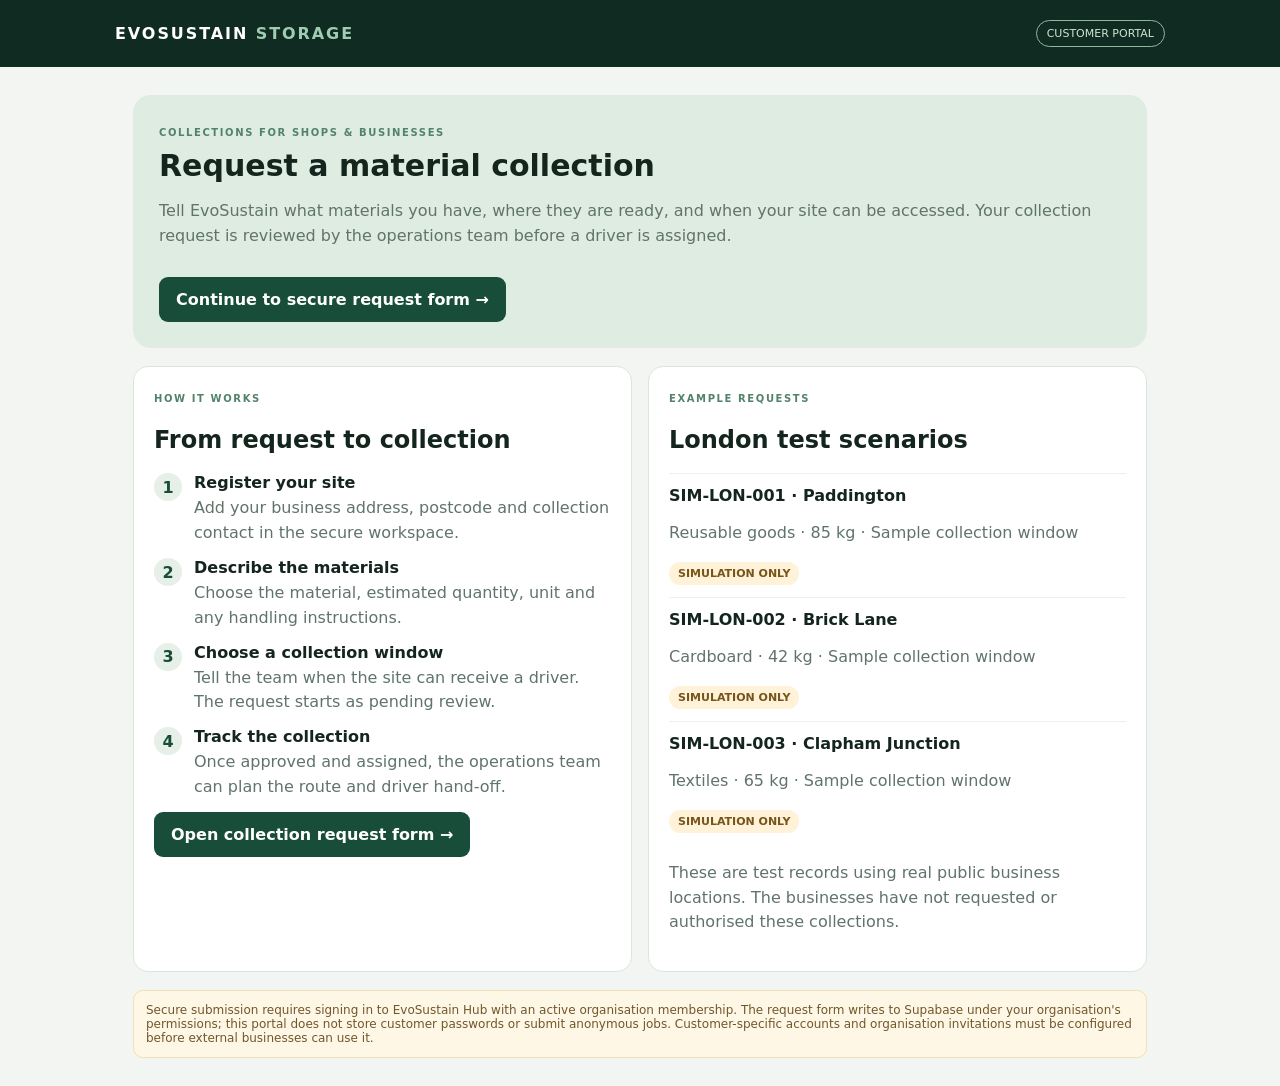
<file: storage/index.html>
<!doctype html>
<html lang="en"><head><meta charset="utf-8"><meta name="viewport" content="width=device-width,initial-scale=1"><meta name="theme-color" content="#102b22"><title>EvoSustain Storage · Collection requests</title>
<style>
:root{font-family:Inter,system-ui,sans-serif;color:#14251e;background:#f2f5f1}*{box-sizing:border-box}body{margin:0}.top{background:#102b22;color:white;padding:20px max(20px,calc((100% - 1050px)/2));display:flex;justify-content:space-between;align-items:center}.brand{font-weight:800;letter-spacing:.12em}.tag{font-size:11px;border:1px solid #8eb9a1;border-radius:30px;padding:6px 10px;color:#cce5d5}main{max-width:1050px;margin:28px auto;padding:0 18px}.hero{background:#dfece2;border-radius:18px;padding:26px}.eyebrow{font-size:10px;letter-spacing:.16em;color:#52836a;font-weight:800}h1{margin:8px 0;font-size:30px}.muted{color:#60746a;line-height:1.55}.grid{display:grid;grid-template-columns:1fr 1fr;gap:16px;margin:18px 0}.panel{background:#fff;border:1px solid #dce5dd;border-radius:15px;padding:20px}.steps{display:grid;gap:12px}.step{display:flex;gap:12px;align-items:flex-start}.num{width:28px;height:28px;flex:none;border-radius:50%;display:grid;place-items:center;background:#e6efe8;color:#174d39;font-weight:800}.step b{display:block;margin-bottom:4px}.btn{display:inline-block;text-decoration:none;border-radius:9px;background:#174d39;color:white;padding:13px 17px;font-weight:700;margin-top:12px}.sample{border-top:1px solid #edf1ed;padding:12px 0}.pill{display:inline-block;background:#fff2d8;color:#76551b;padding:5px 9px;border-radius:30px;font-size:11px;font-weight:700}.notice{margin-top:16px;font-size:12px;background:#fff7e6;border:1px solid #f0dfb8;padding:12px;border-radius:10px;color:#71572a}@media(max-width:700px){.grid{grid-template-columns:1fr}h1{font-size:25px}}
</style></head><body><header class="top"><div class="brand">EVOSUSTAIN <span style="color:#9fcdb1">STORAGE</span></div><span class="tag">CUSTOMER PORTAL</span></header><main>
<section class="hero"><span class="eyebrow">COLLECTIONS FOR SHOPS & BUSINESSES</span><h1>Request a material collection</h1><p class="muted">Tell EvoSustain what materials you have, where they are ready, and when your site can be accessed. Your collection request is reviewed by the operations team before a driver is assigned.</p><a class="btn" href="../../#collections">Continue to secure request form →</a></section>
<div class="grid"><section class="panel"><span class="eyebrow">HOW IT WORKS</span><h2>From request to collection</h2><div class="steps">
<div class="step"><span class="num">1</span><div><b>Register your site</b><span class="muted">Add your business address, postcode and collection contact in the secure workspace.</span></div></div>
<div class="step"><span class="num">2</span><div><b>Describe the materials</b><span class="muted">Choose the material, estimated quantity, unit and any handling instructions.</span></div></div>
<div class="step"><span class="num">3</span><div><b>Choose a collection window</b><span class="muted">Tell the team when the site can receive a driver. The request starts as pending review.</span></div></div>
<div class="step"><span class="num">4</span><div><b>Track the collection</b><span class="muted">Once approved and assigned, the operations team can plan the route and driver hand-off.</span></div></div>
</div><a class="btn" href="../../#collections">Open collection request form →</a></section>
<section class="panel"><span class="eyebrow">EXAMPLE REQUESTS</span><h2>London test scenarios</h2>
<div class="sample"><b>SIM-LON-001 · Paddington</b><p class="muted">Reusable goods · 85 kg · Sample collection window</p><span class="pill">SIMULATION ONLY</span></div>
<div class="sample"><b>SIM-LON-002 · Brick Lane</b><p class="muted">Cardboard · 42 kg · Sample collection window</p><span class="pill">SIMULATION ONLY</span></div>
<div class="sample"><b>SIM-LON-003 · Clapham Junction</b><p class="muted">Textiles · 65 kg · Sample collection window</p><span class="pill">SIMULATION ONLY</span></div>
<p class="muted">These are test records using real public business locations. The businesses have not requested or authorised these collections.</p></section></div>
<div class="notice">Secure submission requires signing in to EvoSustain Hub with an active organisation membership. The request form writes to Supabase under your organisation's permissions; this portal does not store customer passwords or submit anonymous jobs. Customer-specific accounts and organisation invitations must be configured before external businesses can use it.</div>
</main></body></html>
</file>
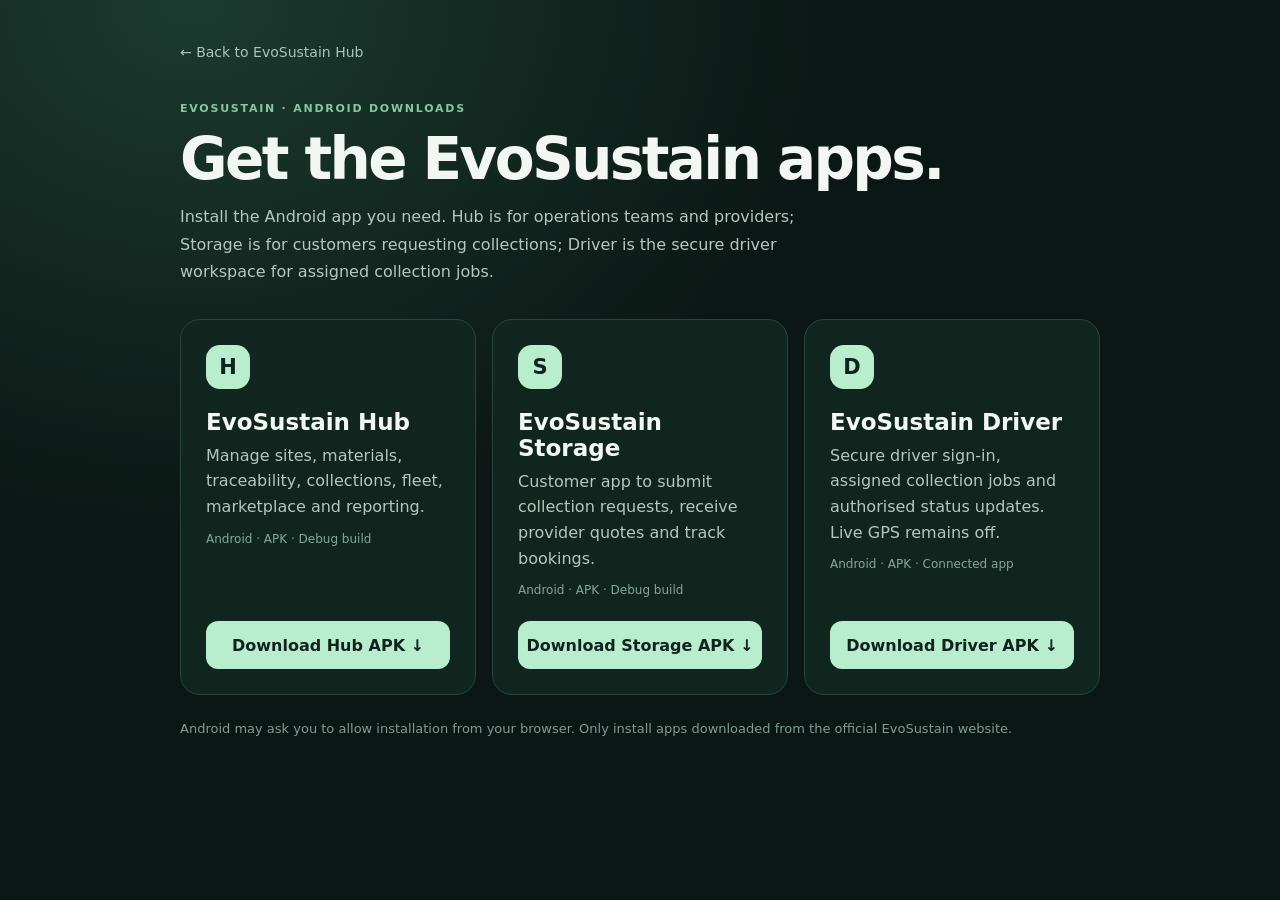
<file: downloads.html>
<!doctype html>
<html lang="en">
<head>
  <meta charset="UTF-8">
  <meta name="viewport" content="width=device-width, initial-scale=1">
  <meta name="theme-color" content="#10231e">
  <meta name="description" content="Download EvoSustain Android applications.">
  <title>Download EvoSustain apps</title>
  <style>
    :root{color-scheme:dark;font-family:Inter,ui-sans-serif,system-ui,-apple-system,BlinkMacSystemFont,"Segoe UI",sans-serif;background:#0b1714;color:#f3f7f4}
    *{box-sizing:border-box}body{margin:0;min-height:100vh;background:radial-gradient(ellipse at 15% 0%,#1b3b30 0,transparent 42%),#0b1714}
    main{width:min(920px,calc(100% - 36px));margin:0 auto;padding:42px 0 72px}
    a{color:inherit}.back{display:inline-block;color:#a8c5b8;text-decoration:none;font-size:14px;margin-bottom:42px}
    .eyebrow{color:#86c6a4;letter-spacing:.16em;font-size:11px;font-weight:700}
    h1{font-size:clamp(34px,7vw,58px);line-height:1.04;letter-spacing:-.045em;margin:14px 0}
    .intro{max-width:620px;color:#b5c7be;line-height:1.7;font-size:16px;margin-bottom:34px}
    .apps{display:grid;grid-template-columns:repeat(auto-fit,minmax(260px,1fr));gap:16px}
    article{border:1px solid #2a453a;background:rgba(18,39,31,.88);border-radius:20px;padding:25px;display:flex;flex-direction:column;min-height:260px}
    .mark{width:44px;height:44px;border-radius:14px;background:#b8edce;color:#10231e;display:grid;place-items:center;font-weight:900;font-size:21px}
    h2{font-size:23px;margin:20px 0 8px}p{color:#b5c7be;line-height:1.6;margin:0}
    .meta{font-size:12px;color:#86a698;margin-top:12px}
    .download{margin-top:auto;padding-top:24px}
    .download a{display:flex;align-items:center;justify-content:center;min-height:48px;background:#b8edce;color:#10231e;border-radius:12px;text-decoration:none;font-weight:750}
    .note{margin-top:24px;font-size:13px;color:#829b8e}
  </style>
</head>
<body>
  <main>
    <a class="back" href="./">← Back to EvoSustain Hub</a>
    <div class="eyebrow">EVOSUSTAIN · ANDROID DOWNLOADS</div>
    <h1>Get the EvoSustain apps.</h1>
    <p class="intro">Install the Android app you need. Hub is for operations teams and providers; Storage is for customers requesting collections; Driver is the secure driver workspace for assigned collection jobs.</p>
    <section class="apps" aria-label="Android applications">
      <article>
        <div class="mark">H</div>
        <h2>EvoSustain Hub</h2>
        <p>Manage sites, materials, traceability, collections, fleet, marketplace and reporting.</p>
        <div class="meta">Android · APK · Debug build</div>
        <div class="download"><a href="./downloads/EvoSustain-Hub.apk" download>Download Hub APK ↓</a></div>
      </article>
      <article>
        <div class="mark">S</div>
        <h2>EvoSustain Storage</h2>
        <p>Customer app to submit collection requests, receive provider quotes and track bookings.</p>
        <div class="meta">Android · APK · Debug build</div>
        <div class="download"><a href="./downloads/EvoSustain-Storage.apk" download>Download Storage APK ↓</a></div>
      </article>
      <article>
        <div class="mark">D</div>
        <h2>EvoSustain Driver</h2>
        <p>Secure driver sign-in, assigned collection jobs and authorised status updates. Live GPS remains off.</p>
        <div class="meta">Android · APK · Connected app</div>
        <div class="download"><a href="./downloads/EvoSustain-Driver.apk" download>Download Driver APK ↓</a></div>
      </article>
    </section>
    <p class="note">Android may ask you to allow installation from your browser. Only install apps downloaded from the official EvoSustain website.</p>
  </main>
</body>
</html>
</file>
